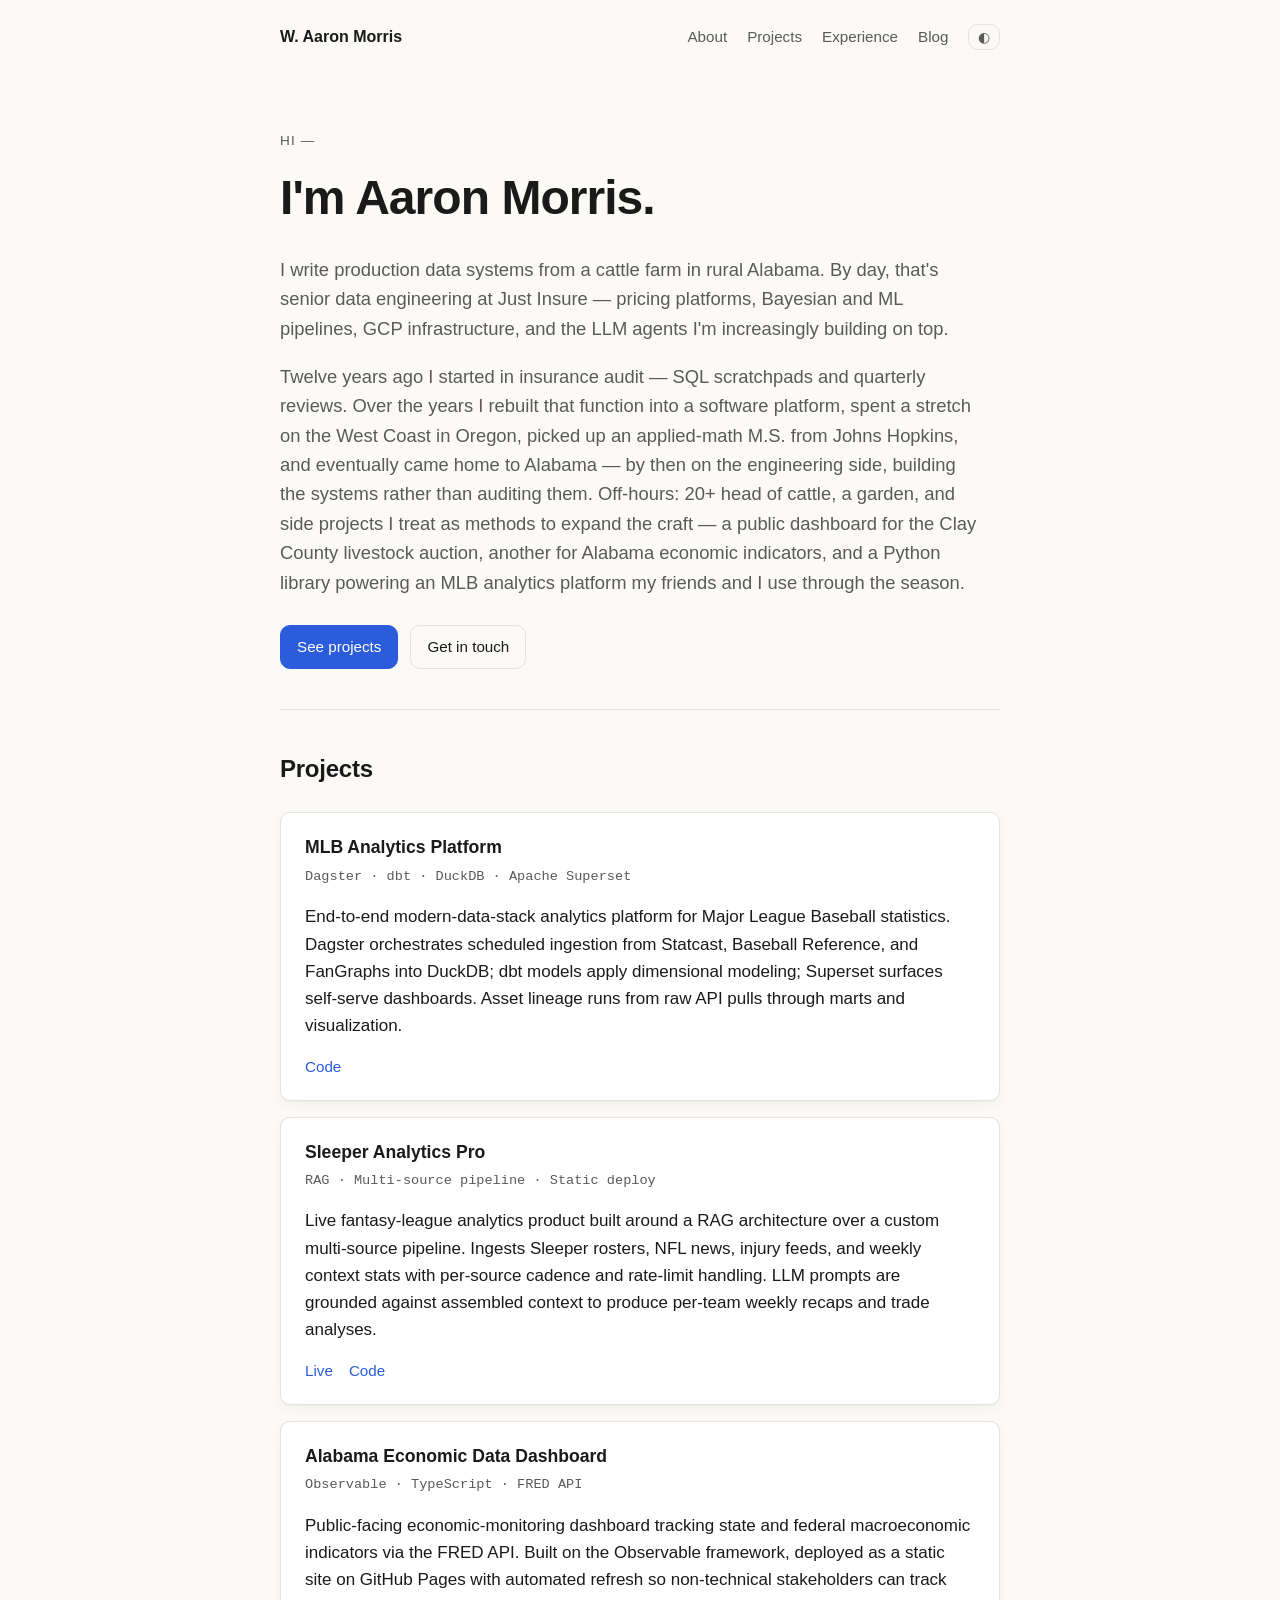
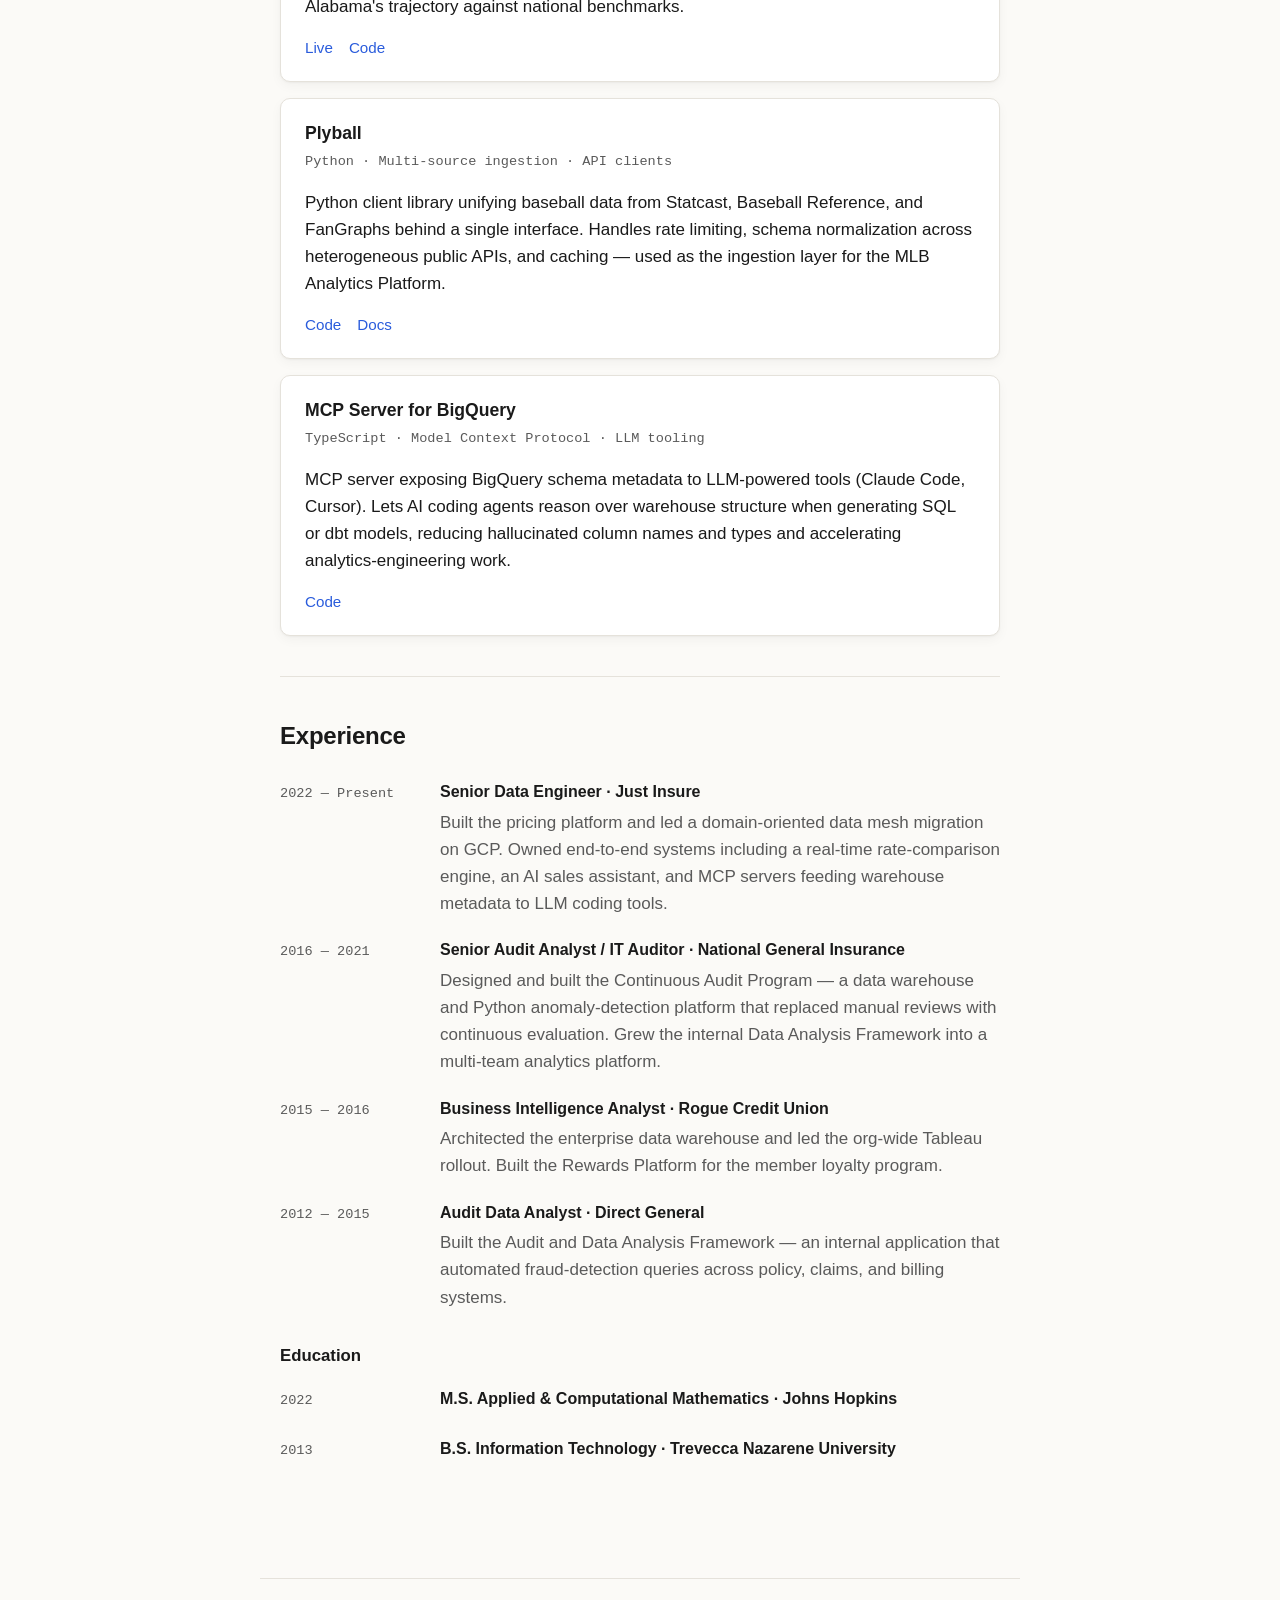
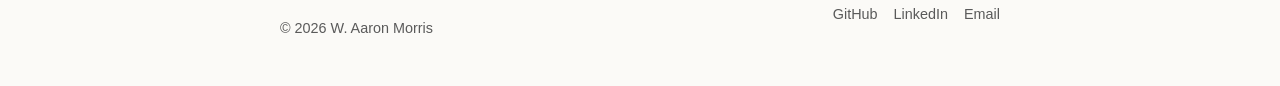
<file: index.html>
<!DOCTYPE html>
<html lang="en">
<head>
  <meta charset="UTF-8" />
  <meta name="viewport" content="width=device-width, initial-scale=1.0" />
  <meta name="description" content="W. Aaron Morris — senior data engineer writing production AI and data systems from a cattle farm in rural Alabama." />
  <title>W. Aaron Morris — Data Engineer</title>
  <link rel="stylesheet" href="assets/css/style.css" />
  <link rel="icon" href="data:image/svg+xml,%3Csvg xmlns='http://www.w3.org/2000/svg' viewBox='0 0 100 100'%3E%3Ctext y='.9em' font-size='90'%3E%E2%9A%AB%3C/text%3E%3C/svg%3E" />
</head>
<body>
  <header class="site-header">
    <a href="/" class="brand">W. Aaron Morris</a>
    <nav class="site-nav">
      <a href="#about">About</a>
      <a href="#projects">Projects</a>
      <a href="#experience">Experience</a>
      <a href="/blog/">Blog</a>
      <button id="theme-toggle" aria-label="Toggle theme">◐</button>
    </nav>
  </header>

  <main>
    <section id="about" class="hero">
      <p class="eyebrow">Hi —</p>
      <h1>I'm Aaron Morris.</h1>
      <p class="lede">
        I write production data systems from a cattle farm in rural Alabama. By
        day, that's senior data engineering at Just Insure — pricing platforms,
        Bayesian and ML pipelines, GCP infrastructure, and the LLM agents I'm
        increasingly building on top.
      </p>
      <p class="lede">
        Twelve years ago I started in insurance audit — SQL scratchpads and
        quarterly reviews. Over the years I rebuilt that function into a
        software platform, spent a stretch on the West Coast in Oregon, picked
        up an applied-math M.S. from Johns Hopkins, and eventually came home to
        Alabama — by then on the engineering side, building the systems rather
        than auditing them. Off-hours: 20+ head of cattle, a garden, and side
        projects I treat as methods to expand the craft — a public dashboard for
        the Clay County livestock auction, another for Alabama economic
        indicators, and a Python library powering an MLB analytics platform my
        friends and I use through the season.
      </p>
      <div class="hero-cta">
        <a href="#projects" class="btn btn-primary">See projects</a>
        <a href="mailto:w.aaron.morris@gmail.com" class="btn btn-ghost">Get in touch</a>
      </div>
    </section>

    <section id="projects" class="section">
      <h2>Projects</h2>
      <div class="project-grid">
        <article class="project-card">
          <h3>MLB Analytics Platform</h3>
          <p class="project-meta">Dagster · dbt · DuckDB · Apache Superset</p>
          <p>
            End-to-end modern-data-stack analytics platform for Major League
            Baseball statistics. Dagster orchestrates scheduled ingestion from
            Statcast, Baseball Reference, and FanGraphs into DuckDB; dbt models
            apply dimensional modeling; Superset surfaces self-serve dashboards.
            Asset lineage runs from raw API pulls through marts and visualization.
          </p>
          <div class="project-links">
            <a href="https://github.com/waaronmorris/mlb-superset-dashboard">Code</a>
          </div>
        </article>

        <article class="project-card">
          <h3>Sleeper Analytics Pro</h3>
          <p class="project-meta">RAG · Multi-source pipeline · Static deploy</p>
          <p>
            Live fantasy-league analytics product built around a RAG architecture
            over a custom multi-source pipeline. Ingests Sleeper rosters, NFL
            news, injury feeds, and weekly context stats with per-source cadence
            and rate-limit handling. LLM prompts are grounded against assembled
            context to produce per-team weekly recaps and trade analyses.
          </p>
          <div class="project-links">
            <a href="https://waaronmorris.github.io/sleeper-dashboard/">Live</a>
            <a href="https://github.com/waaronmorris/sleeper-dashboard">Code</a>
          </div>
        </article>

        <article class="project-card">
          <h3>Alabama Economic Data Dashboard</h3>
          <p class="project-meta">Observable · TypeScript · FRED API</p>
          <p>
            Public-facing economic-monitoring dashboard tracking state and
            federal macroeconomic indicators via the FRED API. Built on the
            Observable framework, deployed as a static site on GitHub Pages with
            automated refresh so non-technical stakeholders can track Alabama's
            trajectory against national benchmarks.
          </p>
          <div class="project-links">
            <a href="https://waaronmorris.github.io/alabama-economic-data-dashboard/">Live</a>
            <a href="https://github.com/waaronmorris/alabama-economic-data-dashboard">Code</a>
          </div>
        </article>

        <article class="project-card">
          <h3>Plyball</h3>
          <p class="project-meta">Python · Multi-source ingestion · API clients</p>
          <p>
            Python client library unifying baseball data from Statcast, Baseball
            Reference, and FanGraphs behind a single interface. Handles rate
            limiting, schema normalization across heterogeneous public APIs, and
            caching — used as the ingestion layer for the MLB Analytics Platform.
          </p>
          <div class="project-links">
            <a href="https://github.com/waaronmorris/plyball">Code</a>
            <a href="https://plyball.readthedocs.io/en/latest/">Docs</a>
          </div>
        </article>

        <article class="project-card">
          <h3>MCP Server for BigQuery</h3>
          <p class="project-meta">TypeScript · Model Context Protocol · LLM tooling</p>
          <p>
            MCP server exposing BigQuery schema metadata to LLM-powered tools
            (Claude Code, Cursor). Lets AI coding agents reason over warehouse
            structure when generating SQL or dbt models, reducing hallucinated
            column names and types and accelerating analytics-engineering work.
          </p>
          <div class="project-links">
            <a href="https://github.com/waaronmorris/mcp-bigquery-schema">Code</a>
          </div>
        </article>
      </div>
    </section>

    <section id="experience" class="section">
      <h2>Experience</h2>
      <ol class="timeline">
        <li>
          <div class="when">2022 — Present</div>
          <div class="what">
            <h3>Senior Data Engineer · Just Insure</h3>
            <p>
              Built the pricing platform and led a domain-oriented data mesh
              migration on GCP. Owned end-to-end systems including a real-time
              rate-comparison engine, an AI sales assistant, and MCP servers
              feeding warehouse metadata to LLM coding tools.
            </p>
          </div>
        </li>
        <li>
          <div class="when">2016 — 2021</div>
          <div class="what">
            <h3>Senior Audit Analyst / IT Auditor · National General Insurance</h3>
            <p>
              Designed and built the Continuous Audit Program — a data warehouse
              and Python anomaly-detection platform that replaced manual reviews
              with continuous evaluation. Grew the internal Data Analysis
              Framework into a multi-team analytics platform.
            </p>
          </div>
        </li>
        <li>
          <div class="when">2015 — 2016</div>
          <div class="what">
            <h3>Business Intelligence Analyst · Rogue Credit Union</h3>
            <p>
              Architected the enterprise data warehouse and led the org-wide
              Tableau rollout. Built the Rewards Platform for the member loyalty
              program.
            </p>
          </div>
        </li>
        <li>
          <div class="when">2012 — 2015</div>
          <div class="what">
            <h3>Audit Data Analyst · Direct General</h3>
            <p>
              Built the Audit and Data Analysis Framework — an internal
              application that automated fraud-detection queries across policy,
              claims, and billing systems.
            </p>
          </div>
        </li>
      </ol>

      <h3 style="margin-top: 2rem; font-size: 1.05rem;">Education</h3>
      <ol class="timeline">
        <li>
          <div class="when">2022</div>
          <div class="what">
            <h3>M.S. Applied &amp; Computational Mathematics · Johns Hopkins</h3>
          </div>
        </li>
        <li>
          <div class="when">2013</div>
          <div class="what">
            <h3>B.S. Information Technology · Trevecca Nazarene University</h3>
          </div>
        </li>
      </ol>
    </section>
  </main>

  <footer class="site-footer">
    <p>© <span id="year"></span> W. Aaron Morris</p>
    <div class="footer-links">
      <a href="https://github.com/waaronmorris">GitHub</a>
      <a href="https://linkedin.com/in/w-aaron-morris-a894478">LinkedIn</a>
      <a href="mailto:w.aaron.morris@gmail.com">Email</a>
    </div>
  </footer>

  <script src="assets/js/main.js"></script>
</body>
</html>
</file>
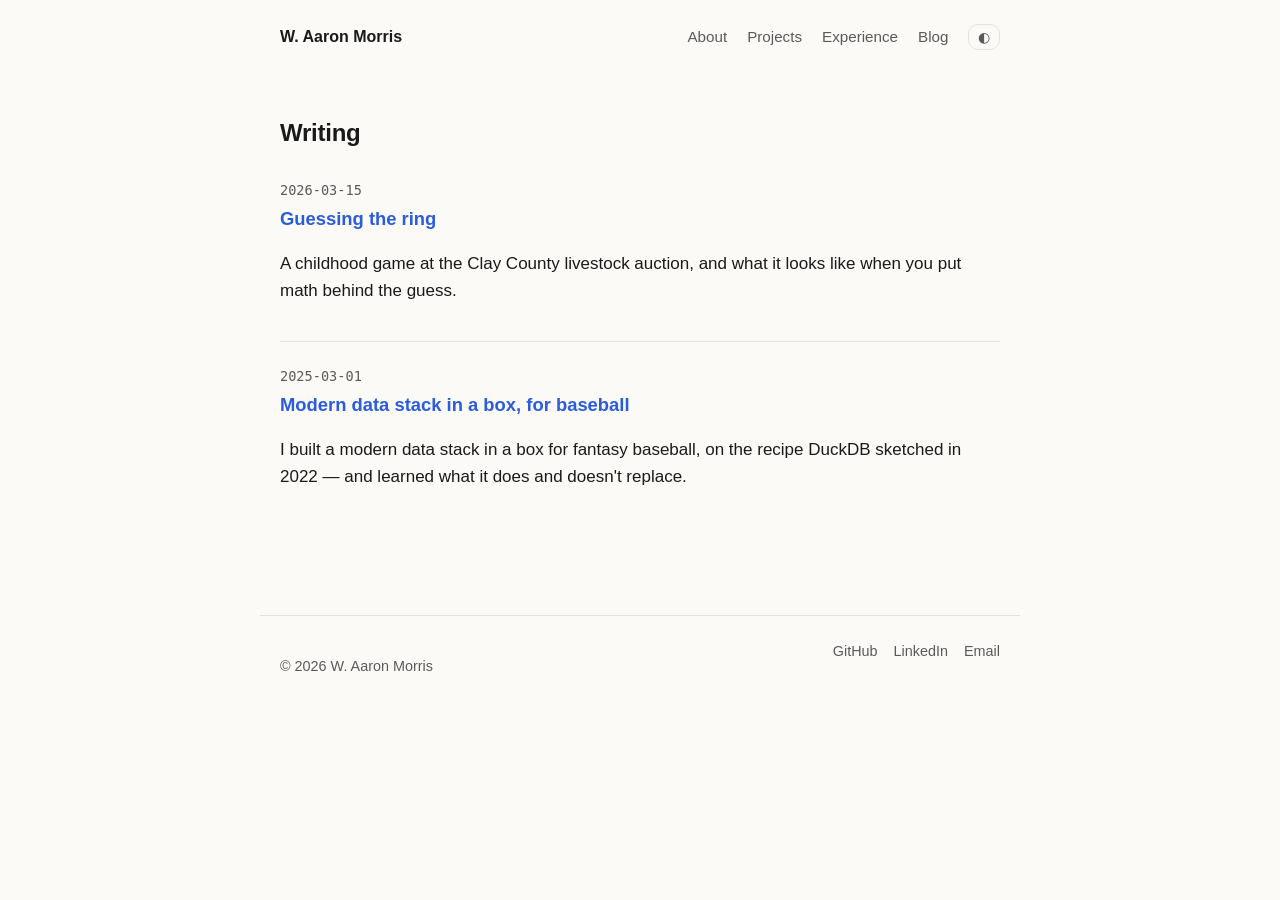
<file: blog/index.html>
<!DOCTYPE html>
<html lang="en">
<head>
  <meta charset="UTF-8" />
  <meta name="viewport" content="width=device-width, initial-scale=1.0" />
  <meta name="description" content="Writing by W. Aaron Morris." />
  <title>Blog · W. Aaron Morris</title>
  <link rel="stylesheet" href="../assets/css/style.css" />
</head>
<body>
  <header class="site-header">
    <a href="/" class="brand">W. Aaron Morris</a>
    <nav class="site-nav">
      <a href="/#about">About</a>
      <a href="/#projects">Projects</a>
      <a href="/#experience">Experience</a>
      <a href="/blog/">Blog</a>
      <button id="theme-toggle" aria-label="Toggle theme">◐</button>
    </nav>
  </header>

  <main>
    <section class="section" style="border-top: none;">
      <h2>Writing</h2>
      <ul class="post-list">
        <li>
          <span class="date">2026-03-15</span>
          <h3><a href="posts/guessing-the-ring.html">Guessing the ring</a></h3>
          <p>A childhood game at the Clay County livestock auction, and what it looks like when you put math behind the guess.</p>
        </li>
        <li>
          <span class="date">2025-03-01</span>
          <h3><a href="posts/modern-data-stack-in-a-box.html">Modern data stack in a box, for baseball</a></h3>
          <p>I built a modern data stack in a box for fantasy baseball, on the recipe DuckDB sketched in 2022 — and learned what it does and doesn't replace.</p>
        </li>
      </ul>
    </section>
  </main>

  <footer class="site-footer">
    <p>© <span id="year"></span> W. Aaron Morris</p>
    <div class="footer-links">
      <a href="https://github.com/waaronmorris">GitHub</a>
      <a href="https://linkedin.com/in/w-aaron-morris-a894478">LinkedIn</a>
      <a href="mailto:w.aaron.morris@gmail.com">Email</a>
    </div>
  </footer>

  <script src="../assets/js/main.js"></script>
</body>
</html>
</file>
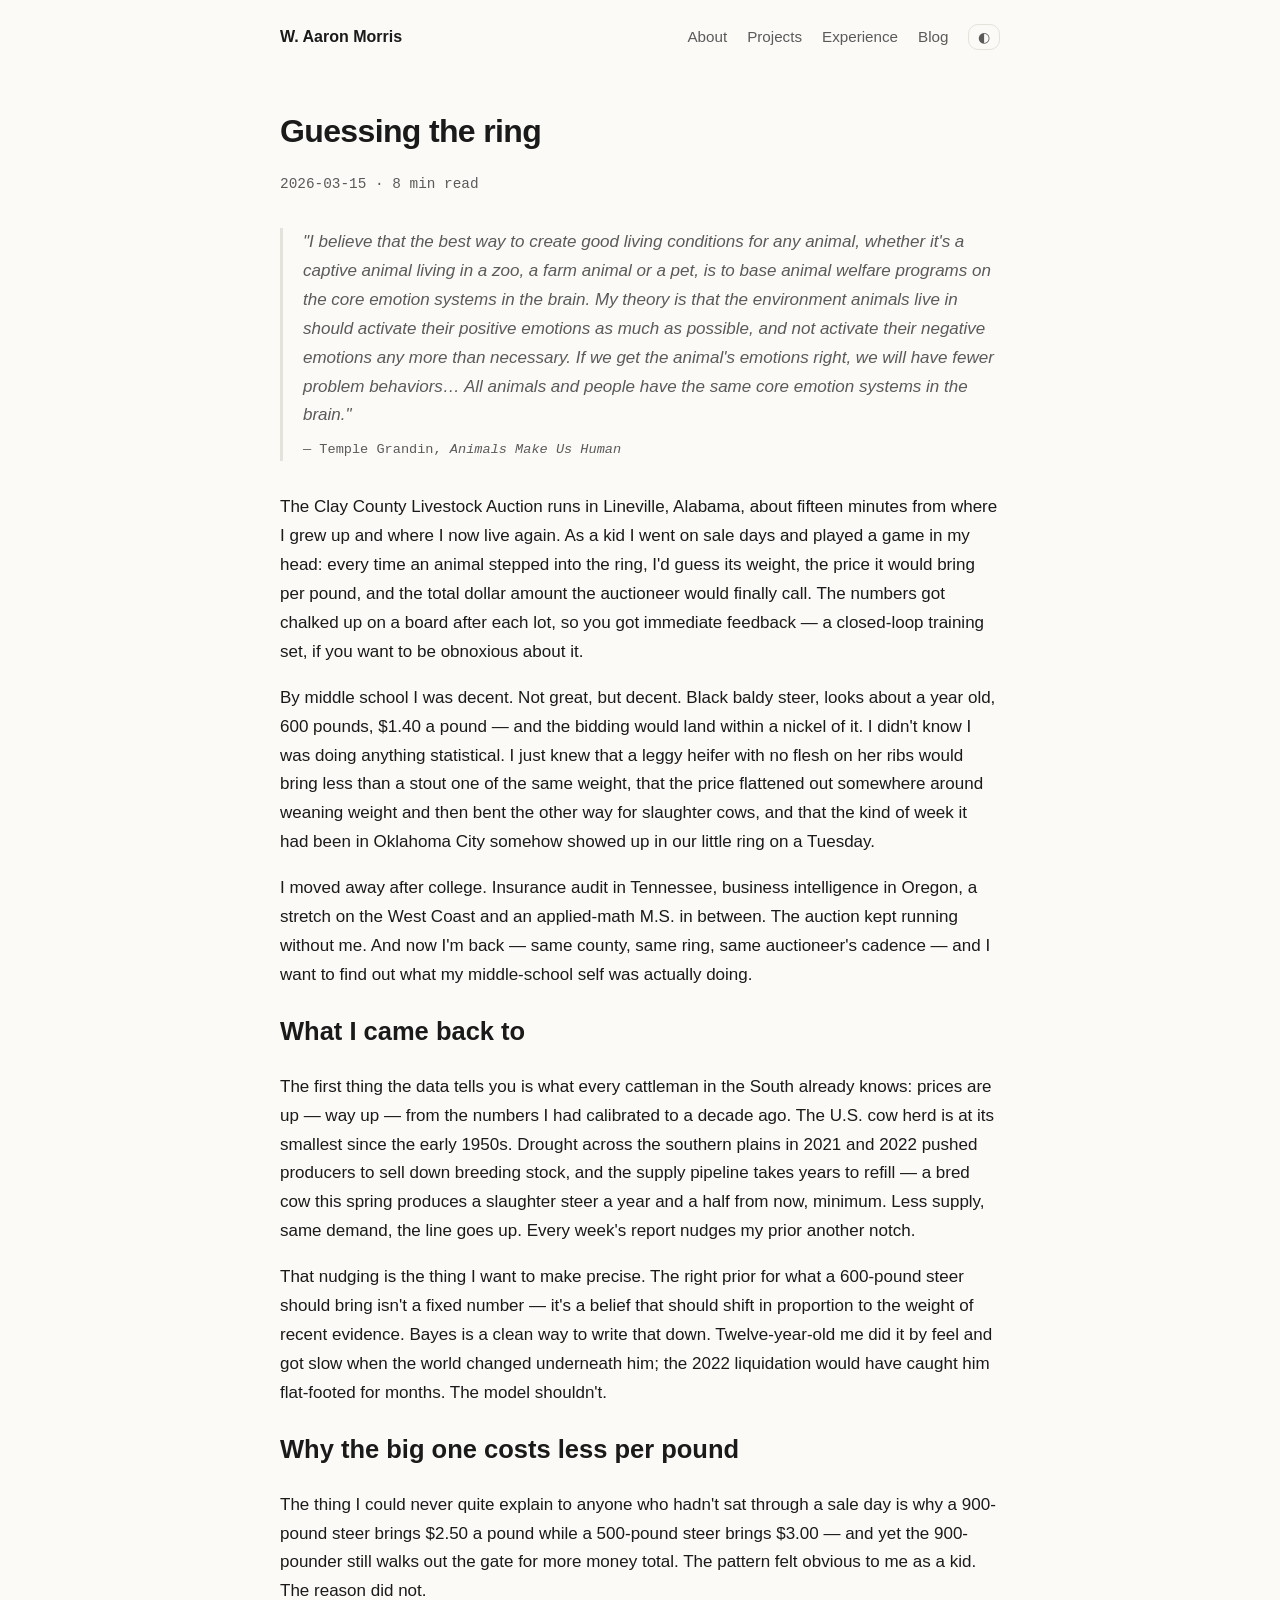
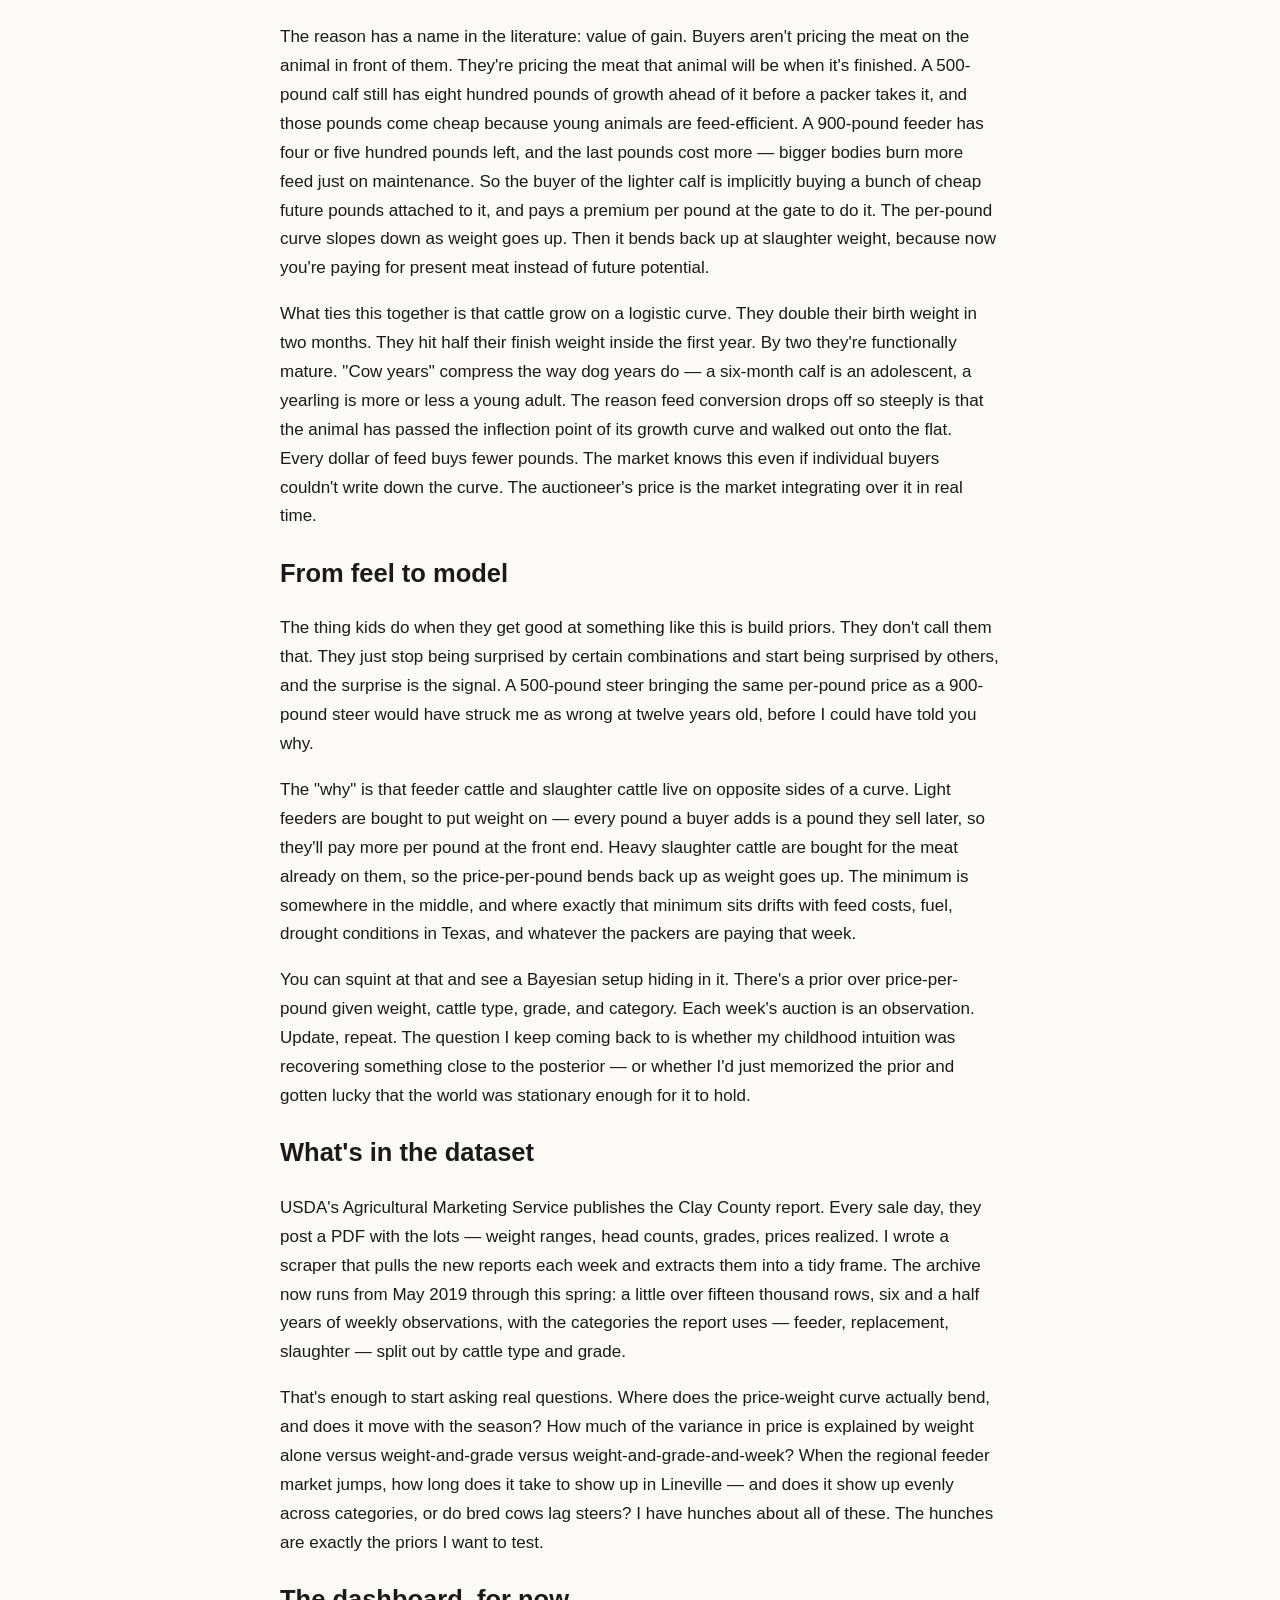
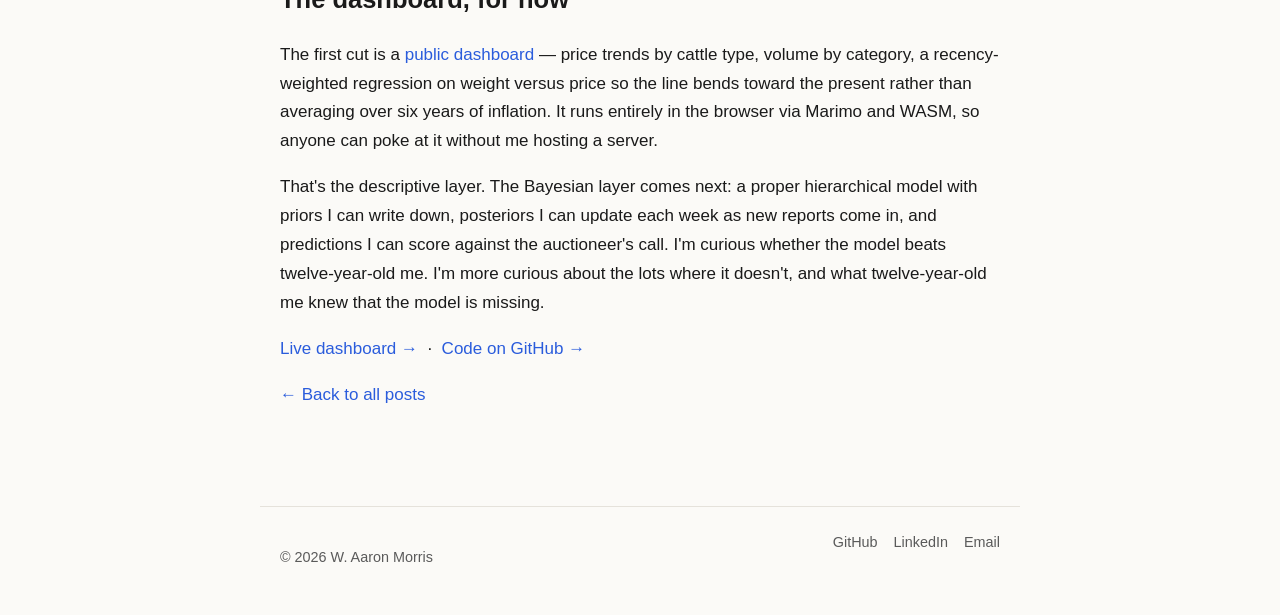
<file: blog/posts/guessing-the-ring.html>
<!DOCTYPE html>
<html lang="en">
<head>
  <meta charset="UTF-8" />
  <meta name="viewport" content="width=device-width, initial-scale=1.0" />
  <meta name="description" content="A childhood game at the Clay County livestock auction, and what it looks like when you put math behind the guess." />
  <title>Guessing the ring · W. Aaron Morris</title>
  <link rel="stylesheet" href="../../assets/css/style.css" />
</head>
<body>
  <header class="site-header">
    <a href="/" class="brand">W. Aaron Morris</a>
    <nav class="site-nav">
      <a href="/#about">About</a>
      <a href="/#projects">Projects</a>
      <a href="/#experience">Experience</a>
      <a href="/blog/">Blog</a>
      <button id="theme-toggle" aria-label="Toggle theme">◐</button>
    </nav>
  </header>

  <main>
    <article class="post">
      <header class="post-header">
        <h1>Guessing the ring</h1>
        <p class="post-meta">2026-03-15 · 8 min read</p>
      </header>

      <blockquote class="epigraph">
        <p>"I believe that the best way to create good living conditions for any animal, whether it's a captive animal living in a zoo, a farm animal or a pet, is to base animal welfare programs on the core emotion systems in the brain. My theory is that the environment animals live in should activate their positive emotions as much as possible, and not activate their negative emotions any more than necessary. If we get the animal's emotions right, we will have fewer problem behaviors… All animals and people have the same core emotion systems in the brain."</p>
        <p class="attribution">— Temple Grandin, <em>Animals Make Us Human</em></p>
      </blockquote>

      <p>
        The Clay County Livestock Auction runs in Lineville, Alabama, about
        fifteen minutes from where I grew up and where I now live again. As a
        kid I went on sale days and played a game in my head: every time an
        animal stepped into the ring, I'd guess its weight, the price it would
        bring per pound, and the total dollar amount the auctioneer would
        finally call. The numbers got chalked up on a board after each lot, so
        you got immediate feedback — a closed-loop training set, if you want to
        be obnoxious about it.
      </p>

      <p>
        By middle school I was decent. Not great, but decent. Black baldy
        steer, looks about a year old, 600 pounds, $1.40 a pound — and the
        bidding would land within a nickel of it. I didn't know I was doing
        anything statistical. I just knew that a leggy heifer with no flesh on
        her ribs would bring less than a stout one of the same weight, that
        the price flattened out somewhere around weaning weight and then bent
        the other way for slaughter cows, and that the kind of week it had been
        in Oklahoma City somehow showed up in our little ring on a Tuesday.
      </p>

      <p>
        I moved away after college. Insurance audit in Tennessee, business
        intelligence in Oregon, a stretch on the West Coast and an applied-math
        M.S. in between. The auction kept running without me. And now I'm back
        — same county, same ring, same auctioneer's cadence — and I want to
        find out what my middle-school self was actually doing.
      </p>

      <h2>What I came back to</h2>

      <p>
        The first thing the data tells you is what every cattleman in the
        South already knows: prices are up — way up — from the numbers I had
        calibrated to a decade ago. The U.S. cow herd is at its smallest
        since the early 1950s. Drought across the southern plains in 2021 and
        2022 pushed producers to sell down breeding stock, and the supply
        pipeline takes years to refill — a bred cow this spring produces a
        slaughter steer a year and a half from now, minimum. Less supply,
        same demand, the line goes up. Every week's report nudges my prior
        another notch.
      </p>

      <p>
        That nudging is the thing I want to make precise. The right prior for
        what a 600-pound steer should bring isn't a fixed number — it's a
        belief that should shift in proportion to the weight of recent
        evidence. Bayes is a clean way to write that down. Twelve-year-old me
        did it by feel and got slow when the world changed underneath him;
        the 2022 liquidation would have caught him flat-footed for months.
        The model shouldn't.
      </p>

      <h2>Why the big one costs less per pound</h2>

      <p>
        The thing I could never quite explain to anyone who hadn't sat
        through a sale day is why a 900-pound steer brings $2.50 a pound
        while a 500-pound steer brings $3.00 — and yet the 900-pounder still
        walks out the gate for more money total. The pattern felt obvious to
        me as a kid. The reason did not.
      </p>

      <p>
        The reason has a name in the literature: value of gain. Buyers
        aren't pricing the meat on the animal in front of them. They're
        pricing the meat that animal will be when it's finished. A 500-pound
        calf still has eight hundred pounds of growth ahead of it before a
        packer takes it, and those pounds come cheap because young animals
        are feed-efficient. A 900-pound feeder has four or five hundred
        pounds left, and the last pounds cost more — bigger bodies burn more
        feed just on maintenance. So the buyer of the lighter calf is
        implicitly buying a bunch of cheap future pounds attached to it, and
        pays a premium per pound at the gate to do it. The per-pound curve
        slopes down as weight goes up. Then it bends back up at slaughter
        weight, because now you're paying for present meat instead of future
        potential.
      </p>

      <p>
        What ties this together is that cattle grow on a logistic curve.
        They double their birth weight in two months. They hit half their
        finish weight inside the first year. By two they're functionally
        mature. "Cow years" compress the way dog years do — a six-month calf
        is an adolescent, a yearling is more or less a young adult. The
        reason feed conversion drops off so steeply is that the animal has
        passed the inflection point of its growth curve and walked out onto
        the flat. Every dollar of feed buys fewer pounds. The market knows
        this even if individual buyers couldn't write down the curve. The
        auctioneer's price is the market integrating over it in real time.
      </p>

      <h2>From feel to model</h2>

      <p>
        The thing kids do when they get good at something like this is build
        priors. They don't call them that. They just stop being surprised by
        certain combinations and start being surprised by others, and the
        surprise is the signal. A 500-pound steer bringing the same per-pound
        price as a 900-pound steer would have struck me as wrong at twelve
        years old, before I could have told you why.
      </p>

      <p>
        The "why" is that feeder cattle and slaughter cattle live on opposite
        sides of a curve. Light feeders are bought to put weight on — every
        pound a buyer adds is a pound they sell later, so they'll pay more per
        pound at the front end. Heavy slaughter cattle are bought for the meat
        already on them, so the price-per-pound bends back up as weight goes
        up. The minimum is somewhere in the middle, and where exactly that
        minimum sits drifts with feed costs, fuel, drought conditions in
        Texas, and whatever the packers are paying that week.
      </p>

      <p>
        You can squint at that and see a Bayesian setup hiding in it. There's
        a prior over price-per-pound given weight, cattle type, grade, and
        category. Each week's auction is an observation. Update, repeat. The
        question I keep coming back to is whether my childhood intuition was
        recovering something close to the posterior — or whether I'd just
        memorized the prior and gotten lucky that the world was stationary
        enough for it to hold.
      </p>

      <h2>What's in the dataset</h2>

      <p>
        USDA's Agricultural Marketing Service publishes the Clay County
        report. Every sale day, they post a PDF with the lots — weight ranges,
        head counts, grades, prices realized. I wrote a scraper that pulls the
        new reports each week and extracts them into a tidy frame. The
        archive now runs from May 2019 through this spring: a little over
        fifteen thousand rows, six and a half years of weekly observations,
        with the categories the report uses — feeder, replacement, slaughter
        — split out by cattle type and grade.
      </p>

      <p>
        That's enough to start asking real questions. Where does the
        price-weight curve actually bend, and does it move with the season?
        How much of the variance in price is explained by weight alone versus
        weight-and-grade versus weight-and-grade-and-week? When the regional
        feeder market jumps, how long does it take to show up in Lineville —
        and does it show up evenly across categories, or do bred cows lag
        steers? I have hunches about all of these. The hunches are exactly
        the priors I want to test.
      </p>

      <h2>The dashboard, for now</h2>

      <p>
        The first cut is a <a href="https://waaronmorris.github.io/livestock-auctions/">public dashboard</a> — price trends by cattle type,
        volume by category, a recency-weighted regression on weight versus
        price so the line bends toward the present rather than averaging over
        six years of inflation. It runs entirely in the browser via Marimo and
        WASM, so anyone can poke at it without me hosting a server.
      </p>

      <p>
        That's the descriptive layer. The Bayesian layer comes next: a proper
        hierarchical model with priors I can write down, posteriors I can
        update each week as new reports come in, and predictions I can score
        against the auctioneer's call. I'm curious whether the model beats
        twelve-year-old me. I'm more curious about the lots where it doesn't,
        and what twelve-year-old me knew that the model is missing.
      </p>

      <p>
        <a href="https://waaronmorris.github.io/livestock-auctions/">Live dashboard →</a>
        &nbsp;·&nbsp;
        <a href="https://github.com/waaronmorris/livestock-auctions">Code on GitHub →</a>
      </p>

      <p><a href="/blog/">← Back to all posts</a></p>
    </article>
  </main>

  <footer class="site-footer">
    <p>© <span id="year"></span> W. Aaron Morris</p>
    <div class="footer-links">
      <a href="https://github.com/waaronmorris">GitHub</a>
      <a href="https://linkedin.com/in/w-aaron-morris-a894478">LinkedIn</a>
      <a href="mailto:w.aaron.morris@gmail.com">Email</a>
    </div>
  </footer>

  <script src="../../assets/js/main.js"></script>
</body>
</html>
</file>
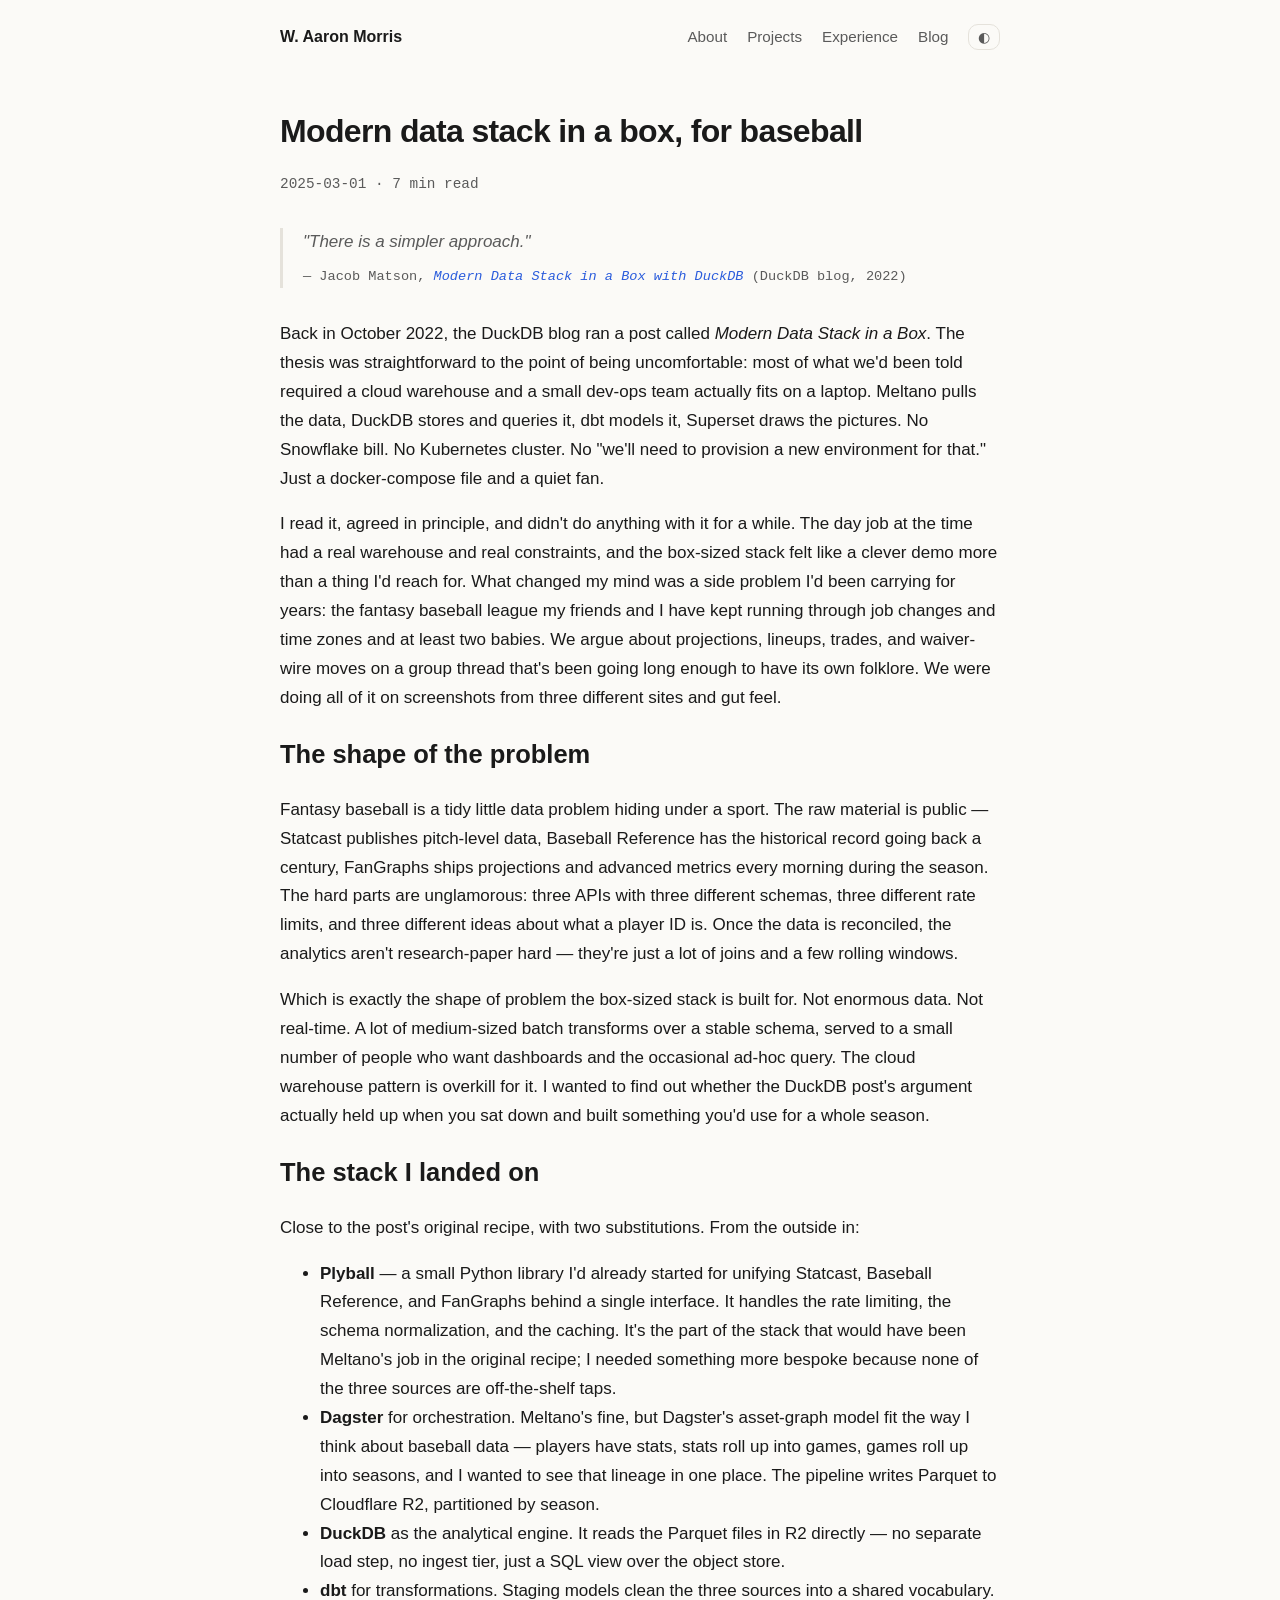
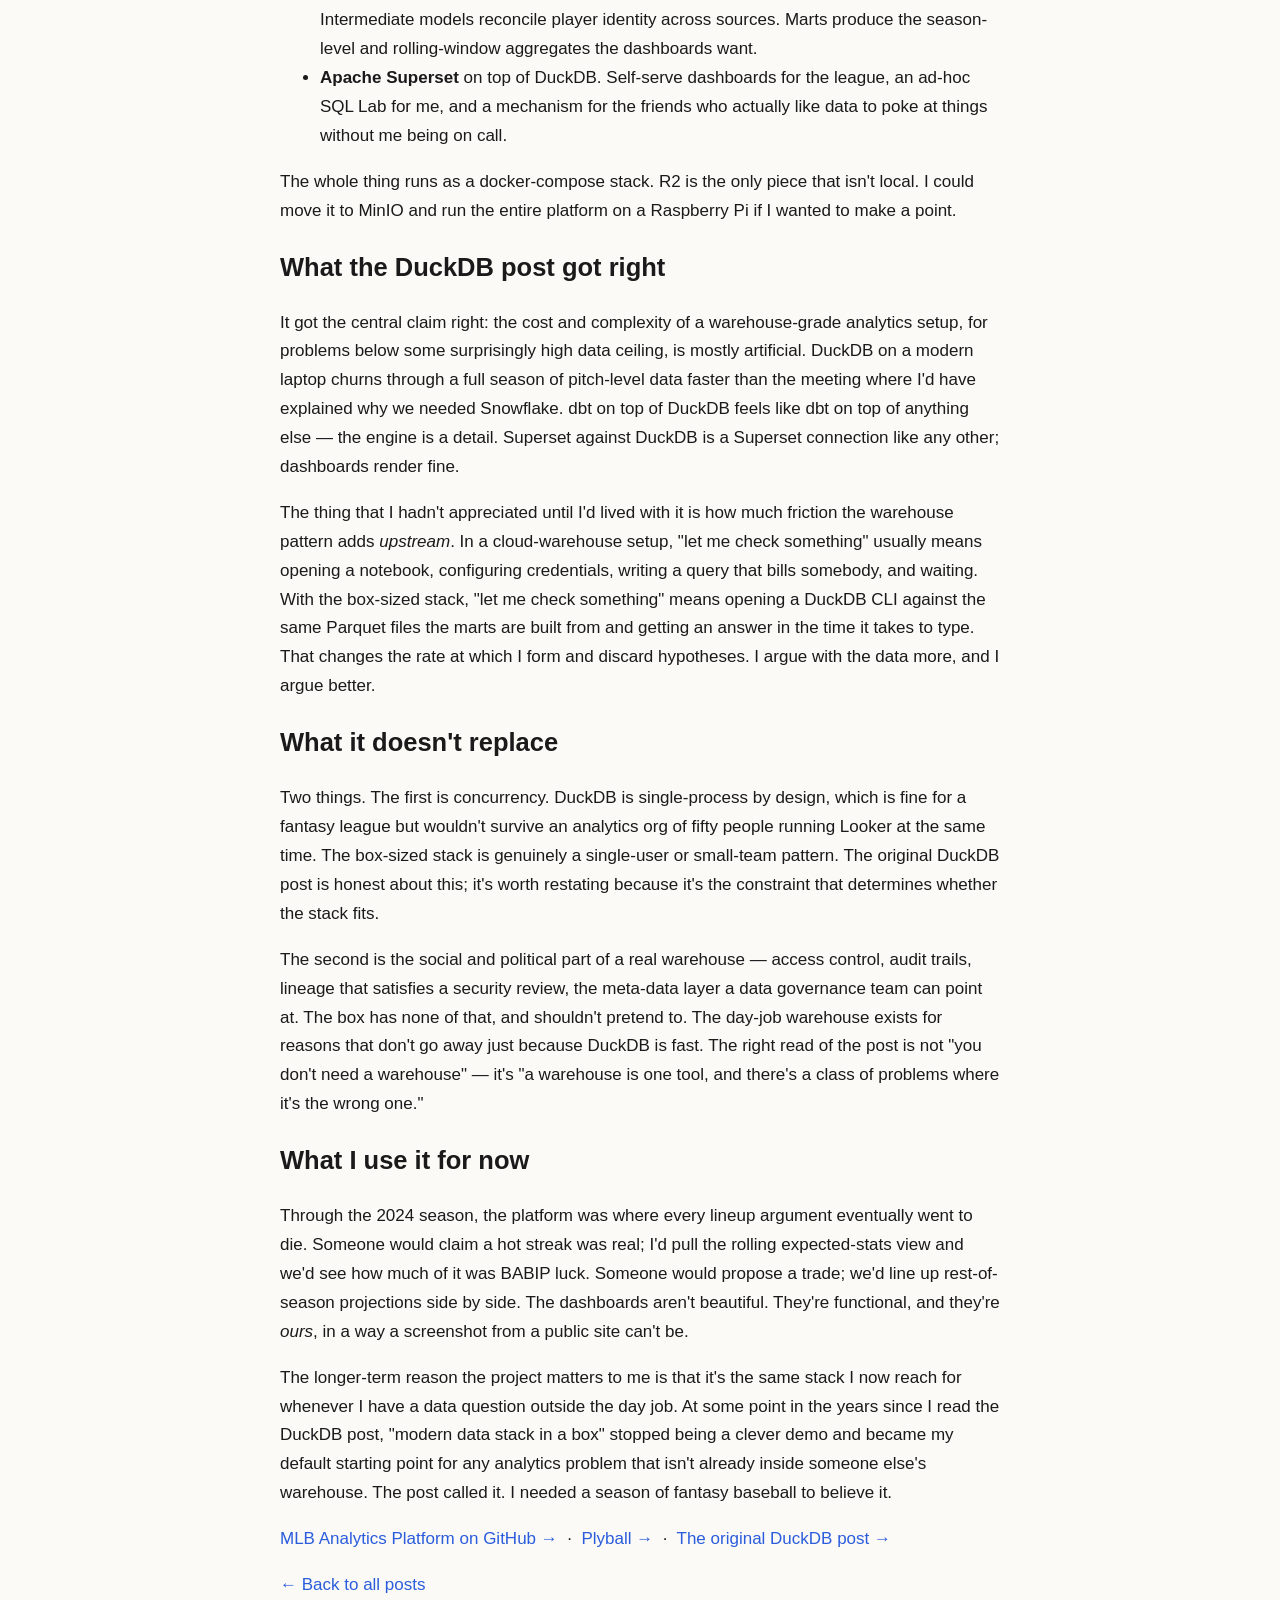
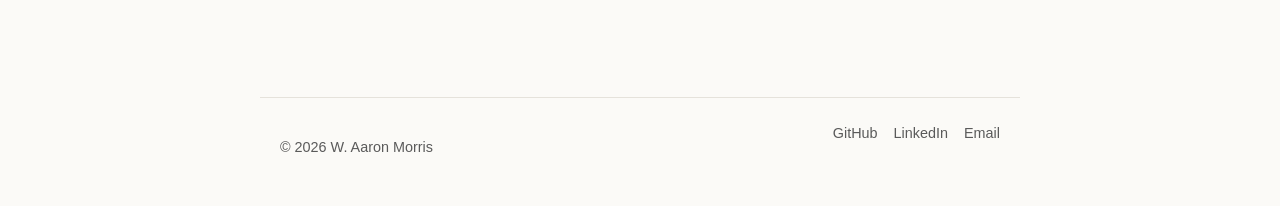
<file: blog/posts/modern-data-stack-in-a-box.html>
<!DOCTYPE html>
<html lang="en">
<head>
  <meta charset="UTF-8" />
  <meta name="viewport" content="width=device-width, initial-scale=1.0" />
  <meta name="description" content="I built a modern data stack in a box for fantasy baseball, on the recipe DuckDB sketched in 2022 — and learned what it does and doesn't replace." />
  <title>Modern data stack in a box, for baseball · W. Aaron Morris</title>
  <link rel="stylesheet" href="../../assets/css/style.css" />
</head>
<body>
  <header class="site-header">
    <a href="/" class="brand">W. Aaron Morris</a>
    <nav class="site-nav">
      <a href="/#about">About</a>
      <a href="/#projects">Projects</a>
      <a href="/#experience">Experience</a>
      <a href="/blog/">Blog</a>
      <button id="theme-toggle" aria-label="Toggle theme">◐</button>
    </nav>
  </header>

  <main>
    <article class="post">
      <header class="post-header">
        <h1>Modern data stack in a box, for baseball</h1>
        <p class="post-meta">2025-03-01 · 7 min read</p>
      </header>

      <blockquote class="epigraph">
        <p>"There is a simpler approach."</p>
        <p class="attribution">— Jacob Matson, <a href="https://duckdb.org/2022/10/12/modern-data-stack-in-a-box"><em>Modern Data Stack in a Box with DuckDB</em></a> (DuckDB blog, 2022)</p>
      </blockquote>

      <p>
        Back in October 2022, the DuckDB blog ran a post called
        <em>Modern Data Stack in a Box</em>. The thesis was straightforward to
        the point of being uncomfortable: most of what we'd been told required a
        cloud warehouse and a small dev-ops team actually fits on a laptop.
        Meltano pulls the data, DuckDB stores and queries it, dbt models it,
        Superset draws the pictures. No Snowflake bill. No Kubernetes cluster.
        No "we'll need to provision a new environment for that." Just a
        docker-compose file and a quiet fan.
      </p>

      <p>
        I read it, agreed in principle, and didn't do anything with it for a
        while. The day job at the time had a real warehouse and real
        constraints, and the box-sized stack felt like a clever demo more than a
        thing I'd reach for. What changed my mind was a side problem I'd been
        carrying for years: the fantasy baseball league my friends and I have
        kept running through job changes and time zones and at least two
        babies. We argue about projections, lineups, trades, and waiver-wire
        moves on a group thread that's been going long enough to have its own
        folklore. We were doing all of it on screenshots from three different
        sites and gut feel.
      </p>

      <h2>The shape of the problem</h2>

      <p>
        Fantasy baseball is a tidy little data problem hiding under a sport.
        The raw material is public — Statcast publishes pitch-level data,
        Baseball Reference has the historical record going back a century,
        FanGraphs ships projections and advanced metrics every morning during
        the season. The hard parts are unglamorous: three APIs with three
        different schemas, three different rate limits, and three different
        ideas about what a player ID is. Once the data is reconciled, the
        analytics aren't research-paper hard — they're just a lot of joins
        and a few rolling windows.
      </p>

      <p>
        Which is exactly the shape of problem the box-sized stack is built
        for. Not enormous data. Not real-time. A lot of medium-sized batch
        transforms over a stable schema, served to a small number of people
        who want dashboards and the occasional ad-hoc query. The cloud
        warehouse pattern is overkill for it. I wanted to find out whether
        the DuckDB post's argument actually held up when you sat down and
        built something you'd use for a whole season.
      </p>

      <h2>The stack I landed on</h2>

      <p>
        Close to the post's original recipe, with two substitutions. From the
        outside in:
      </p>

      <ul>
        <li><strong>Plyball</strong> — a small Python library I'd already
          started for unifying Statcast, Baseball Reference, and FanGraphs
          behind a single interface. It handles the rate limiting, the schema
          normalization, and the caching. It's the part of the stack that
          would have been Meltano's job in the original recipe; I needed
          something more bespoke because none of the three sources are
          off-the-shelf taps.</li>
        <li><strong>Dagster</strong> for orchestration. Meltano's fine, but
          Dagster's asset-graph model fit the way I think about baseball data
          — players have stats, stats roll up into games, games roll up into
          seasons, and I wanted to see that lineage in one place. The
          pipeline writes Parquet to Cloudflare R2, partitioned by season.</li>
        <li><strong>DuckDB</strong> as the analytical engine. It reads the
          Parquet files in R2 directly — no separate load step, no ingest
          tier, just a SQL view over the object store.</li>
        <li><strong>dbt</strong> for transformations. Staging models clean the
          three sources into a shared vocabulary. Intermediate models
          reconcile player identity across sources. Marts produce the
          season-level and rolling-window aggregates the dashboards want.</li>
        <li><strong>Apache Superset</strong> on top of DuckDB. Self-serve
          dashboards for the league, an ad-hoc SQL Lab for me, and a
          mechanism for the friends who actually like data to poke at things
          without me being on call.</li>
      </ul>

      <p>
        The whole thing runs as a docker-compose stack. R2 is the only piece
        that isn't local. I could move it to MinIO and run the entire
        platform on a Raspberry Pi if I wanted to make a point.
      </p>

      <h2>What the DuckDB post got right</h2>

      <p>
        It got the central claim right: the cost and complexity of a
        warehouse-grade analytics setup, for problems below some surprisingly
        high data ceiling, is mostly artificial. DuckDB on a modern laptop
        churns through a full season of pitch-level data faster than the
        meeting where I'd have explained why we needed Snowflake. dbt on top
        of DuckDB feels like dbt on top of anything else — the engine is a
        detail. Superset against DuckDB is a Superset connection like any
        other; dashboards render fine.
      </p>

      <p>
        The thing that I hadn't appreciated until I'd lived with it is how
        much friction the warehouse pattern adds <em>upstream</em>. In a
        cloud-warehouse setup, "let me check something" usually means
        opening a notebook, configuring credentials, writing a query that
        bills somebody, and waiting. With the box-sized stack, "let me check
        something" means opening a DuckDB CLI against the same Parquet files
        the marts are built from and getting an answer in the time it takes
        to type. That changes the rate at which I form and discard
        hypotheses. I argue with the data more, and I argue better.
      </p>

      <h2>What it doesn't replace</h2>

      <p>
        Two things. The first is concurrency. DuckDB is single-process by
        design, which is fine for a fantasy league but wouldn't survive an
        analytics org of fifty people running Looker at the same time. The
        box-sized stack is genuinely a single-user or small-team pattern.
        The original DuckDB post is honest about this; it's worth restating
        because it's the constraint that determines whether the stack fits.
      </p>

      <p>
        The second is the social and political part of a real warehouse —
        access control, audit trails, lineage that satisfies a security
        review, the meta-data layer a data governance team can point at. The
        box has none of that, and shouldn't pretend to. The day-job
        warehouse exists for reasons that don't go away just because DuckDB
        is fast. The right read of the post is not "you don't need a
        warehouse" — it's "a warehouse is one tool, and there's a class of
        problems where it's the wrong one."
      </p>

      <h2>What I use it for now</h2>

      <p>
        Through the 2024 season, the platform was where every lineup
        argument eventually went to die. Someone would claim a hot streak
        was real; I'd pull the rolling expected-stats view and we'd see how
        much of it was BABIP luck. Someone would propose a trade; we'd line
        up rest-of-season projections side by side. The dashboards aren't
        beautiful. They're functional, and they're <em>ours</em>, in a way
        a screenshot from a public site can't be.
      </p>

      <p>
        The longer-term reason the project matters to me is that it's the
        same stack I now reach for whenever I have a data question outside
        the day job. At some point in the years since I read the DuckDB
        post, "modern data stack in a box" stopped being a clever demo and
        became my default starting point for any analytics problem that
        isn't already inside someone else's warehouse. The post called it.
        I needed a season of fantasy baseball to believe it.
      </p>

      <p>
        <a href="https://github.com/waaronmorris/mlb-superset-dashboard">MLB Analytics Platform on GitHub →</a>
        &nbsp;·&nbsp;
        <a href="https://github.com/waaronmorris/plyball">Plyball →</a>
        &nbsp;·&nbsp;
        <a href="https://duckdb.org/2022/10/12/modern-data-stack-in-a-box">The original DuckDB post →</a>
      </p>

      <p><a href="/blog/">← Back to all posts</a></p>
    </article>
  </main>

  <footer class="site-footer">
    <p>© <span id="year"></span> W. Aaron Morris</p>
    <div class="footer-links">
      <a href="https://github.com/waaronmorris">GitHub</a>
      <a href="https://linkedin.com/in/w-aaron-morris-a894478">LinkedIn</a>
      <a href="mailto:w.aaron.morris@gmail.com">Email</a>
    </div>
  </footer>

  <script src="../../assets/js/main.js"></script>
</body>
</html>
</file>
<file: assets/css/style.css>
:root {
  --bg: #fbfaf7;
  --fg: #1a1a1a;
  --fg-muted: #5a5a5a;
  --accent: #2a5cdc;
  --border: #e5e2db;
  --card: #ffffff;
  --shadow: 0 1px 2px rgba(0,0,0,0.04), 0 4px 12px rgba(0,0,0,0.04);
  --radius: 10px;
  --maxw: 760px;
  --font-sans: -apple-system, BlinkMacSystemFont, "Inter", "Segoe UI", Roboto, Oxygen, Ubuntu, Cantarell, sans-serif;
  --font-mono: ui-monospace, SFMono-Regular, "SF Mono", Menlo, Consolas, monospace;
}

[data-theme="dark"] {
  --bg: #0f1115;
  --fg: #f1efe9;
  --fg-muted: #9aa0aa;
  --accent: #7aa2f7;
  --border: #2a2e36;
  --card: #161922;
  --shadow: 0 1px 2px rgba(0,0,0,0.4), 0 4px 12px rgba(0,0,0,0.3);
}

* { box-sizing: border-box; }

html { scroll-behavior: smooth; }

body {
  margin: 0;
  font-family: var(--font-sans);
  font-size: 17px;
  line-height: 1.6;
  color: var(--fg);
  background: var(--bg);
  -webkit-font-smoothing: antialiased;
}

a {
  color: var(--accent);
  text-decoration: none;
}
a:hover { text-decoration: underline; }

.site-header {
  display: flex;
  align-items: center;
  justify-content: space-between;
  max-width: var(--maxw);
  margin: 0 auto;
  padding: 1.5rem 1.25rem;
}

.brand {
  font-weight: 600;
  color: var(--fg);
  font-size: 1rem;
}

.site-nav {
  display: flex;
  gap: 1.25rem;
  align-items: center;
}
.site-nav a {
  color: var(--fg-muted);
  font-size: 0.95rem;
}
.site-nav a:hover { color: var(--fg); text-decoration: none; }

#theme-toggle {
  background: none;
  border: 1px solid var(--border);
  color: var(--fg-muted);
  border-radius: var(--radius);
  padding: 0.25rem 0.55rem;
  cursor: pointer;
  font-size: 0.9rem;
}
#theme-toggle:hover { color: var(--fg); }

main {
  max-width: var(--maxw);
  margin: 0 auto;
  padding: 0 1.25rem;
}

.hero {
  padding: 3.5rem 0 2.5rem;
}
.eyebrow {
  color: var(--fg-muted);
  text-transform: uppercase;
  letter-spacing: 0.08em;
  font-size: 0.85rem;
  margin: 0 0 0.5rem;
}
.hero h1 {
  font-size: clamp(2rem, 6vw, 3rem);
  margin: 0 0 1rem;
  letter-spacing: -0.02em;
}
.lede {
  font-size: 1.15rem;
  color: var(--fg-muted);
  max-width: 38em;
}
.hero-cta {
  margin-top: 1.75rem;
  display: flex;
  gap: 0.75rem;
  flex-wrap: wrap;
}

.btn {
  display: inline-block;
  padding: 0.55rem 1rem;
  border-radius: var(--radius);
  font-size: 0.95rem;
  border: 1px solid var(--border);
  cursor: pointer;
}
.btn-primary {
  background: var(--accent);
  color: white;
  border-color: var(--accent);
}
.btn-primary:hover { text-decoration: none; opacity: 0.92; }
.btn-ghost {
  background: transparent;
  color: var(--fg);
}
.btn-ghost:hover { text-decoration: none; background: var(--card); }

.section {
  padding: 2.5rem 0;
  border-top: 1px solid var(--border);
}
.section h2 {
  font-size: 1.5rem;
  margin: 0 0 1.5rem;
  letter-spacing: -0.01em;
}

.project-grid {
  display: grid;
  gap: 1rem;
}
.project-card {
  background: var(--card);
  border: 1px solid var(--border);
  border-radius: var(--radius);
  padding: 1.25rem 1.5rem;
  box-shadow: var(--shadow);
}
.project-card h3 {
  margin: 0 0 0.25rem;
  font-size: 1.1rem;
}
.project-meta {
  color: var(--fg-muted);
  font-size: 0.85rem;
  margin: 0 0 0.75rem;
  font-family: var(--font-mono);
}
.project-card p { margin: 0 0 1rem; }
.project-links {
  display: flex;
  gap: 1rem;
  font-size: 0.95rem;
}

.timeline {
  list-style: none;
  padding: 0;
  margin: 0 0 1.5rem;
  display: grid;
  gap: 1.25rem;
}
.timeline li {
  display: grid;
  grid-template-columns: 9rem 1fr;
  gap: 1rem;
  align-items: baseline;
}
.timeline .when {
  color: var(--fg-muted);
  font-family: var(--font-mono);
  font-size: 0.85rem;
}
.timeline .what h3 {
  margin: 0 0 0.25rem;
  font-size: 1rem;
}
.timeline .what p {
  margin: 0;
  color: var(--fg-muted);
}

.site-footer {
  max-width: var(--maxw);
  margin: 3rem auto 2rem;
  padding: 1.5rem 1.25rem 0;
  border-top: 1px solid var(--border);
  display: flex;
  justify-content: space-between;
  color: var(--fg-muted);
  font-size: 0.9rem;
}
.footer-links { display: flex; gap: 1rem; }
.footer-links a { color: var(--fg-muted); }
.footer-links a:hover { color: var(--fg); text-decoration: none; }

/* Blog */
.post-list {
  list-style: none;
  padding: 0;
  margin: 0;
  display: grid;
  gap: 1.25rem;
}
.post-list li {
  border-bottom: 1px solid var(--border);
  padding-bottom: 1.25rem;
}
.post-list li:last-child { border-bottom: none; }
.post-list h3 { margin: 0 0 0.25rem; font-size: 1.15rem; }
.post-list .date {
  color: var(--fg-muted);
  font-family: var(--font-mono);
  font-size: 0.85rem;
}

.post {
  padding: 2rem 0;
}
.post header.post-header { margin-bottom: 2rem; }
.post h1 { font-size: 2rem; letter-spacing: -0.02em; margin: 0 0 0.5rem; }
.post .post-meta {
  color: var(--fg-muted);
  font-family: var(--font-mono);
  font-size: 0.9rem;
}
.post p, .post ul, .post ol { line-height: 1.7; }
.post pre {
  background: var(--card);
  border: 1px solid var(--border);
  border-radius: var(--radius);
  padding: 1rem;
  overflow-x: auto;
  font-family: var(--font-mono);
  font-size: 0.9rem;
}
.post code {
  font-family: var(--font-mono);
  font-size: 0.92em;
  background: var(--card);
  padding: 0.1em 0.35em;
  border-radius: 4px;
}
.post pre code { background: none; padding: 0; }
.post blockquote.epigraph {
  margin: 0 0 2rem;
  padding: 0 0 0 1.25rem;
  border-left: 3px solid var(--border);
  color: var(--fg-muted);
  font-style: italic;
}
.post blockquote.epigraph p { margin: 0 0 0.5rem; }
.post blockquote.epigraph .attribution {
  font-style: normal;
  font-family: var(--font-mono);
  font-size: 0.85rem;
}

@media (max-width: 560px) {
  .timeline li {
    grid-template-columns: 1fr;
    gap: 0.25rem;
  }
  .site-nav { gap: 0.85rem; }
  .site-nav a { font-size: 0.9rem; }
}
</file>
